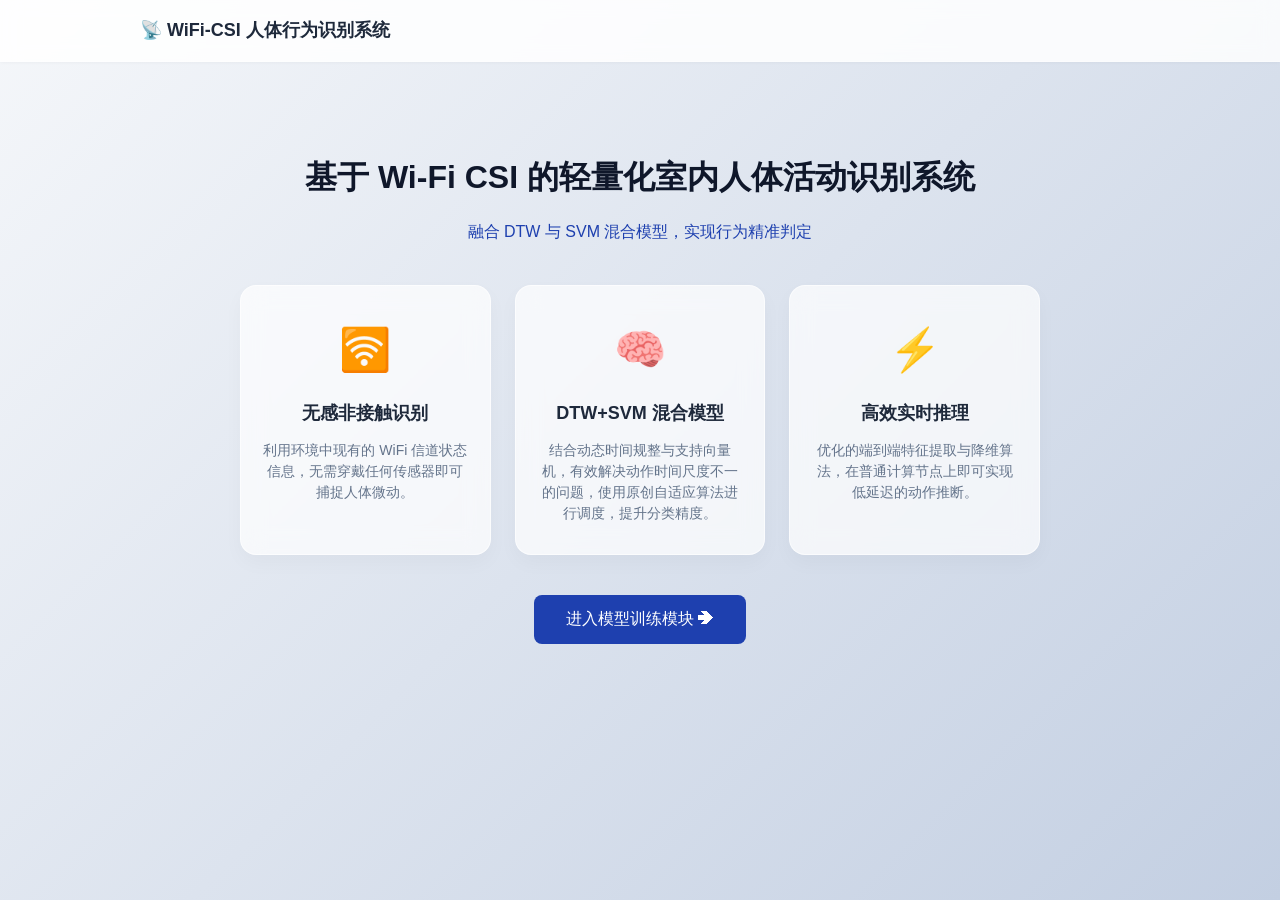
<file: backend/wificsi-har-web/src/main/resources/static/index.html>
<!DOCTYPE html>
<html lang="zh-CN">
<head>
  <meta charset="UTF-8">
  <title>WiFi-CSI 行为识别系统</title>
  <link rel="stylesheet" href="styles.css">
</head>
<body class="home-bg">

<nav class="navbar">
  <div class="nav-content">
    <div class="logo">📡 WiFi-CSI 人体行为识别系统</div>
  </div>
</nav>

<div class="container hero-container">
  <div class="hero-header">
    <h1>基于 Wi-Fi CSI 的轻量化室内人体活动识别系统</h1>
    <p class="subtitle">融合 DTW 与 SVM 混合模型，实现行为精准判定</p>
  </div>

  <div class="feature-grid">
    <div class="feature-card">
      <div class="feature-icon">🛜</div>
      <div class="feature-title">无感非接触识别</div>
      <div class="feature-desc">利用环境中现有的 WiFi 信道状态信息，无需穿戴任何传感器即可捕捉人体微动。</div>
    </div>
    <div class="feature-card">
      <div class="feature-icon">🧠</div>
      <div class="feature-title">DTW+SVM 混合模型</div>
      <div class="feature-desc">结合动态时间规整与支持向量机，有效解决动作时间尺度不一的问题，使用原创自适应算法进行调度，提升分类精度。</div>
    </div>
    <div class="feature-card">
      <div class="feature-icon">⚡</div>
      <div class="feature-title">高效实时推理</div>
      <div class="feature-desc">优化的端到端特征提取与降维算法，在普通计算节点上即可实现低延迟的动作推断。</div>
    </div>
  </div>

  <div class="action-section">
    <button class="btn btn-primary btn-large" onclick="goTrain()">
      进入模型训练模块 ➔
    </button>
  </div>
</div>

<script>
  function goTrain(){
    window.location.href="train.html";
  }
</script>

</body>
</html>
</file>
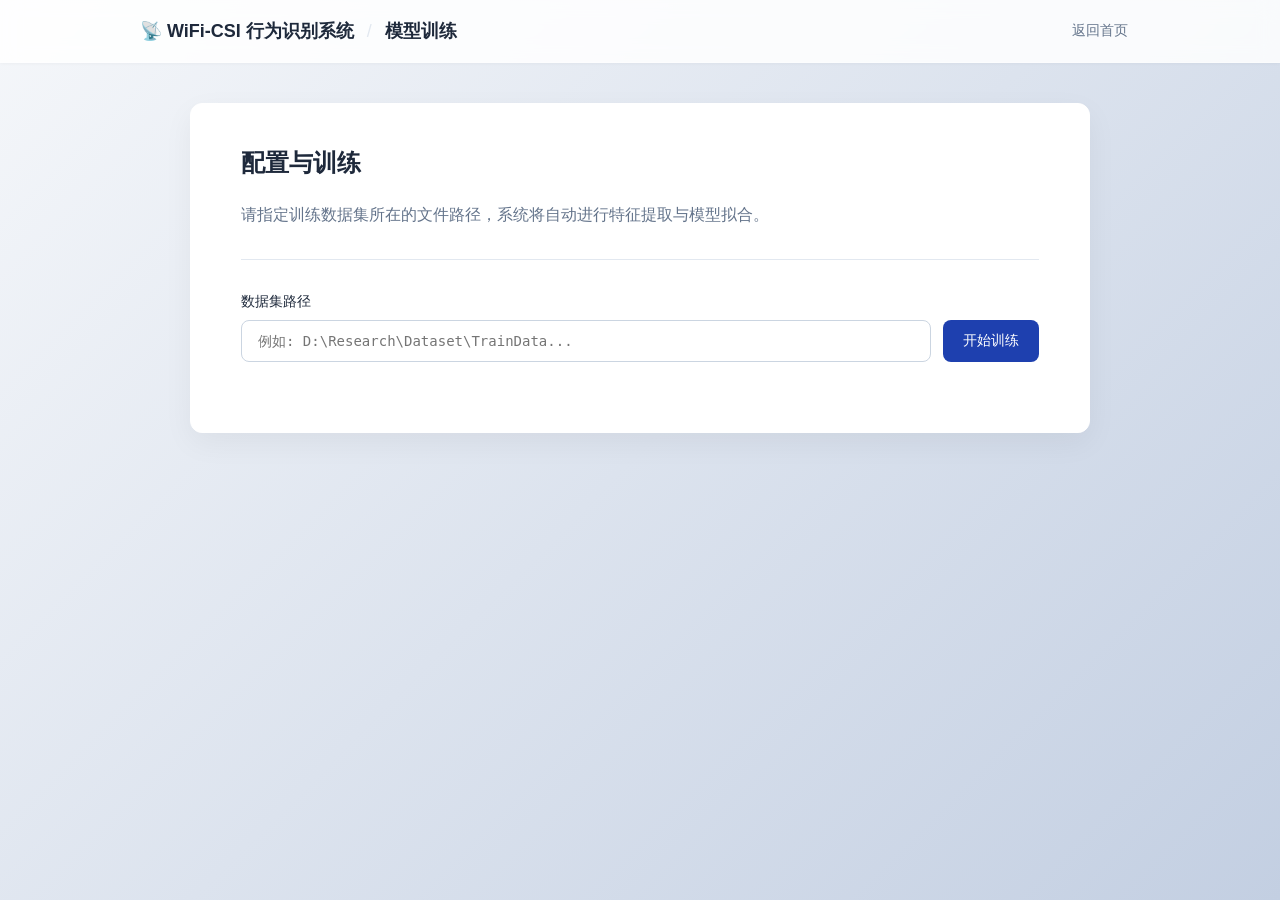
<file: backend/wificsi-har-web/src/main/resources/static/train.html>
<!DOCTYPE html>
<html lang="zh-CN">
<head>
  <meta charset="UTF-8">
  <title>模型训练 - WiFi-CSI</title>
  <link rel="stylesheet" href="styles.css">
</head>
<body class="home-bg">

<nav class="navbar">
  <div class="nav-content">
    <div class="logo">📡 WiFi-CSI 行为识别系统 <span class="divider">/</span> <span>模型训练</span></div>
    <button class="btn btn-text" onclick="window.location.href='index.html'">返回首页</button>
  </div>
</nav>

<div class="container">
  <div class="card-header">
    <h2>配置与训练</h2>
    <p class="text-muted">请指定训练数据集所在的文件路径，系统将自动进行特征提取与模型拟合。</p>
  </div>

  <div class="input-group section">
    <label for="dataPath">数据集路径</label>
    <div class="flex-row">
      <input type="text" id="dataPath" placeholder="例如: D:\Research\Dataset\TrainData...">
      <button class="btn btn-primary" id="btnStartTrain" onclick="startTraining()">开始训练</button>
    </div>
  </div>

  <div id="progressSection" class="hidden">
    <div class="progress-info">
      <span class="text-bold">模型训练进度</span>
      <span id="progressText">0%</span>
    </div>
    <div class="progress-wrapper">
      <div class="progress-bar">
        <div class="progress-inner progress-striped" id="progressBar"></div>
      </div>
    </div>

    <div class="terminal-box">
      <div class="terminal-header">
        <span>●</span><span>●</span><span>●</span>
        <span class="terminal-title">Console Output</span>
      </div>
      <div class="log-box" id="logBox"></div>
    </div>
  </div>

  <div id="afterTrain" class="action-footer hidden">
    <button class="btn btn-outline" onclick="retrain()">↺ 重新训练</button>
    <button class="btn btn-success" onclick="goInference()">进入推理模块 ➔</button>
  </div>

</div>

<script>
  async function startTraining(){
    const path = document.getElementById("dataPath").value.trim();
    if(!path){ alert("请输入数据集路径"); return; }

    document.getElementById("btnStartTrain").disabled = true;
    document.getElementById("progressSection").classList.remove("hidden");
    document.getElementById("afterTrain").classList.add("hidden");
    const logBox = document.getElementById("logBox");
    logBox.innerHTML = "> 初始化训练环境...\n";

    let progress = 0;
    const bar = document.getElementById("progressBar");
    const text = document.getElementById("progressText");

    const fakeProgress = setInterval(()=>{
      progress += 5;
      if(progress <= 90){
        bar.style.width = progress + "%";
        text.innerText = progress + "%";
        logBox.innerHTML += "> 正在提取特征并训练模型 (" + progress + "%)...\n";
        logBox.scrollTop = logBox.scrollHeight;
      }
    }, 300);

    try {
      const response = await fetch("/api/v1/train", {
        method: "POST",
        headers: { "Content-Type": "application/json" },
        body: JSON.stringify({ datasetPath: path })
      });

      clearInterval(fakeProgress);
      bar.style.width = "100%";
      text.innerText = "100%";
      bar.classList.remove("progress-striped");

      const result = await response.json();

      if(result.code === 0){
        logBox.innerHTML += "\n<span class='text-success'>[SUCCESS] 模型训练完成！准确率达标。</span>\n";
        localStorage.setItem("model_trained", "true");
        document.getElementById("afterTrain").classList.remove("hidden");
      } else {
        logBox.innerHTML += "\n<span class='text-danger'>[ERROR] 训练失败: " + result.message + "</span>\n";
        document.getElementById("btnStartTrain").disabled = false;
      }
    } catch (e) {
      clearInterval(fakeProgress);
      logBox.innerHTML += "\n<span class='text-danger'>[ERROR] 网络或服务器异常</span>\n";
      document.getElementById("btnStartTrain").disabled = false;
    }
    logBox.scrollTop = logBox.scrollHeight;
  }

  function retrain(){
    localStorage.removeItem("model_trained");
    location.reload();
  }

  function goInference(){
    window.location.href = "inference.html";
  }
</script>
</body>
</html>
</file>
<file: backend/wificsi-har-web/src/main/resources/static/styles.css>
/* ==========================================================================
   全局变量与基础设置
   ========================================================================== */
:root {
    --primary-color: #1e40af;     /* 沉稳的深蓝 */
    --primary-hover: #1d4ed8;
    --bg-color: #f8fafc;          /* 容器背景 */
    --surface-color: #ffffff;     /* 卡片白色 */
    --text-main: #1e293b;         /* 主标题颜色 */
    --text-muted: #64748b;        /* 辅助文字颜色 */
    --border-color: #e2e8f0;
    --success-color: #10b981;
    --danger-color: #ef4444;
    --font-family: -apple-system, BlinkMacSystemFont, "Segoe UI", Roboto, "Helvetica Neue", Arial, sans-serif;
}

body {
    margin: 0;
    font-family: var(--font-family);
    color: var(--text-main);
    line-height: 1.6;
}

/* 核心背景：淡雅、高级的冷调珍珠灰蓝渐变，无AI紫 */
.home-bg {
    background: linear-gradient(135deg, #f5f7fa 0%, #c3cfe2 100%);
    min-height: 100vh;
}

h1, h2, h3, h4 {
    margin-top: 0;
    font-weight: 600;
    color: var(--text-main);
}

.text-muted { color: var(--text-muted); }
.text-bold { font-weight: 600; }
.text-success { color: #34d399; }
.text-danger { color: #f87171; }
.hidden { display: none !important; }

/* ==========================================================================
   导航栏
   ========================================================================== */
.navbar {
    background: rgba(255, 255, 255, 0.85);
    backdrop-filter: blur(10px);
    border-bottom: 1px solid rgba(255,255,255,0.3);
    box-shadow: 0 1px 3px rgba(0,0,0,0.03);
    position: sticky;
    top: 0;
    z-index: 100;
}

.nav-content {
    max-width: 1000px;
    margin: 0 auto;
    padding: 16px 20px;
    display: flex;
    justify-content: space-between;
    align-items: center;
}

.logo {
    font-size: 18px;
    font-weight: 600;
    color: var(--text-main);
}

.logo .divider {
    color: var(--border-color);
    margin: 0 8px;
    font-weight: 300;
}

/* ==========================================================================
   容器与布局
   ========================================================================== */
.container {
    width: 100%;
    max-width: 900px;
    margin: 40px auto;
    background: var(--surface-color);
    padding: 40px 50px;
    border-radius: 12px;
    box-shadow: 0 10px 30px rgba(0,0,0,0.05);
    border: 1px solid #ffffff;
    box-sizing: border-box;
}

/* 首页独占样式 */
.hero-container {
    text-align: center;
    padding: 50px 50px;
    background: transparent;
    border: none;
    box-shadow: none;
}
.hero-header h1 { font-size: 32px; margin-bottom: 15px; color: #0f172a;}
.hero-header .subtitle { font-size: 16px; color: var(--primary-color); font-weight: 500;}

/* 首页特性卡片 */
.feature-grid {
    display: grid;
    grid-template-columns: repeat(3, 1fr);
    gap: 24px;
    margin: 40px 0;
}
.feature-card {
    background: rgba(255, 255, 255, 0.7);
    backdrop-filter: blur(12px);
    border: 1px solid rgba(255, 255, 255, 0.6);
    padding: 30px 20px;
    border-radius: 16px;
    box-shadow: 0 8px 20px rgba(0,0,0,0.03);
    text-align: center;
    transition: transform 0.3s ease, box-shadow 0.3s ease;
}
.feature-card:hover {
    transform: translateY(-6px);
    box-shadow: 0 15px 30px rgba(0,0,0,0.08);
    background: rgba(255, 255, 255, 0.9);
}
.feature-icon {
    font-size: 42px;
    margin-bottom: 16px;
}
.feature-title {
    font-size: 18px;
    font-weight: 600;
    margin-bottom: 12px;
    color: var(--text-main);
}
.feature-desc {
    font-size: 14px;
    color: var(--text-muted);
    line-height: 1.5;
}

.card-header {
    margin-bottom: 30px;
    border-bottom: 1px solid var(--border-color);
    padding-bottom: 15px;
}

.section { margin-bottom: 30px; }

/* ==========================================================================
   表单与按钮
   ========================================================================== */
.input-group label {
    display: block;
    font-weight: 500;
    margin-bottom: 8px;
    font-size: 14px;
}

.flex-row {
    display: flex;
    gap: 12px;
}

input[type="text"] {
    flex: 1;
    padding: 12px 16px;
    border: 1px solid #cbd5e1;
    border-radius: 8px;
    font-size: 14px;
    color: var(--text-main);
    transition: all 0.2s;
    font-family: monospace;
}

input[type="text"]:focus {
    outline: none;
    border-color: var(--primary-color);
    box-shadow: 0 0 0 3px rgba(30, 64, 175, 0.1);
}

.btn {
    padding: 10px 20px;
    border: none;
    border-radius: 8px;
    font-size: 14px;
    font-weight: 500;
    cursor: pointer;
    transition: all 0.2s;
}

.btn:active { transform: translateY(1px); }
.btn:disabled { opacity: 0.6; cursor: not-allowed; }

.btn-primary { background-color: var(--primary-color); color: white; }
.btn-primary:hover:not(:disabled) { background-color: var(--primary-hover); }
.btn-success { background-color: var(--success-color); color: white; }
.btn-success:hover { background-color: #059669; }
.btn-outline { background-color: transparent; border: 1px solid var(--border-color); color: var(--text-main); }
.btn-outline:hover { background-color: #f1f5f9; }
.btn-text { background: transparent; color: var(--text-muted); padding: 6px 12px;}
.btn-text:hover { color: var(--primary-color); background: #f1f5f9; }
.btn-large { padding: 14px 32px; font-size: 16px; }

/* ==========================================================================
   进度条与终端
   ========================================================================== */
.progress-info {
    display: flex;
    justify-content: space-between;
    font-size: 13px;
    margin-bottom: 8px;
    color: var(--text-main);
}
.progress-wrapper { margin-bottom: 20px; }
.progress-bar {
    width: 100%;
    height: 10px;
    background: #e2e8f0;
    border-radius: 5px;
    overflow: hidden;
}
.progress-inner {
    height: 100%;
    background-color: var(--primary-color);
    width: 0%;
    transition: width 0.3s ease;
}
.progress-striped {
    background-image: linear-gradient(45deg, rgba(255, 255, 255, 0.15) 25%, transparent 25%, transparent 50%, rgba(255, 255, 255, 0.15) 50%, rgba(255, 255, 255, 0.15) 75%, transparent 75%, transparent);
    background-size: 1rem 1rem;
    animation: progress-stripes 1s linear infinite;
}
@keyframes progress-stripes {
    from { background-position: 1rem 0; }
    to { background-position: 0 0; }
}

.terminal-box {
    background: #0f172a;
    border-radius: 8px;
    overflow: hidden;
    margin-top: 15px;
    box-shadow: inset 0 2px 4px rgba(0,0,0,0.2);
}
.terminal-header {
    background: #1e293b;
    padding: 8px 12px;
    color: #64748b;
    font-size: 12px;
    display: flex;
    align-items: center;
    gap: 6px;
}
.terminal-header span:nth-child(1) { color: #ef4444; font-size: 16px;}
.terminal-header span:nth-child(2) { color: #eab308; font-size: 16px;}
.terminal-header span:nth-child(3) { color: #22c55e; font-size: 16px;}
.terminal-title { margin-left: auto; font-family: sans-serif; }
.log-box {
    padding: 16px;
    height: 180px;
    overflow-y: auto;
    font-size: 13px;
    font-family: 'Courier New', Courier, monospace;
    color: #cbd5e1;
    white-space: pre-wrap;
}

/* ==========================================================================
   推理结果展示 (卡片、矩阵、图表、列表)
   ========================================================================== */
.result-header { text-align: center; margin: 30px 0; }
.acc-badge {
    display: inline-block;
    background: #eff6ff;
    border: 2px solid #bfdbfe;
    padding: 20px 40px;
    border-radius: 12px;
}
.acc-label { display: block; font-size: 14px; color: var(--primary-color); margin-bottom: 5px; font-weight: 500;}
.acc-value { display: block; font-size: 36px; font-weight: bold; color: #1e3a8a; }

.section-title {
    margin-top: 40px;
    margin-bottom: 16px;
    padding-left: 10px;
    border-left: 4px solid var(--primary-color);
}

/* 图表容器 */
.chart-wrapper {
    position: relative;
    height: 300px;
    width: 100%;
    margin: 20px 0;
    padding: 15px;
    background: #f8fafc;
    border: 1px solid var(--border-color);
    border-radius: 8px;
    box-sizing: border-box;
}

.card-grid {
    display: grid;
    grid-template-columns: repeat(4, 1fr);
    gap: 16px;
}
.metric-card {
    background: var(--surface-color);
    border: 1px solid var(--border-color);
    padding: 16px;
    border-radius: 8px;
    text-align: center;
    box-shadow: 0 1px 2px rgba(0,0,0,0.02);
}
.metric-title { font-size: 13px; color: var(--text-muted); margin-bottom: 4px; }
.metric-val { font-size: 20px; font-weight: bold; color: var(--text-main); }

/* 混淆矩阵 (学术风热力图表格) */
.matrix-container { overflow-x: auto; border-radius: 8px; border: 1px solid var(--border-color); }
.matrix-table {
    width: 100%;
    border-collapse: collapse;
    font-family: monospace;
    font-size: 14px;
    background: var(--surface-color);
}
.matrix-table th {
    background: #f1f5f9;
    color: #334155;
    padding: 12px;
    font-weight: 600;
    border-bottom: 1px solid var(--border-color);
    border-right: 1px solid var(--border-color);
}
.matrix-table td {
    border-bottom: 1px solid var(--border-color);
    border-right: 1px solid var(--border-color);
    padding: 12px;
    text-align: center;
    transition: background-color 0.2s;
}
.matrix-table th:first-child { width: 120px; text-align: left; }

/* 预测清单 */
.result-list {
    border: 1px solid var(--border-color);
    border-radius: 8px;
    max-height: 250px;
    overflow-y: auto;
    background: #fafafa;
}
.result-item {
    display: flex;
    align-items: center;
    padding: 12px 16px;
    border-bottom: 1px solid var(--border-color);
    font-size: 13px;
    font-family: monospace;
}
.result-item:last-child { border-bottom: none; }
.result-item:nth-child(even) { background-color: #ffffff; }

.file-name { flex: 1; overflow: hidden; text-overflow: ellipsis; white-space: nowrap; }
.arrow { margin: 0 15px; color: #cbd5e1; }
.label-tag {
    background: #e0f2fe;
    color: #0369a1;
    padding: 4px 10px;
    border-radius: 12px;
    font-weight: 600;
}

.action-footer {
    margin-top: 24px;
    padding-top: 20px;
    border-top: 1px solid var(--border-color);
    display: flex;
    justify-content: flex-end;
    gap: 12px;
}
.alert { padding: 12px 16px; border-radius: 6px; margin-top: 20px; font-size: 14px; }
.alert-danger { background: #fef2f2; border: 1px solid #fecaca; color: #b91c1c; }
</file>
